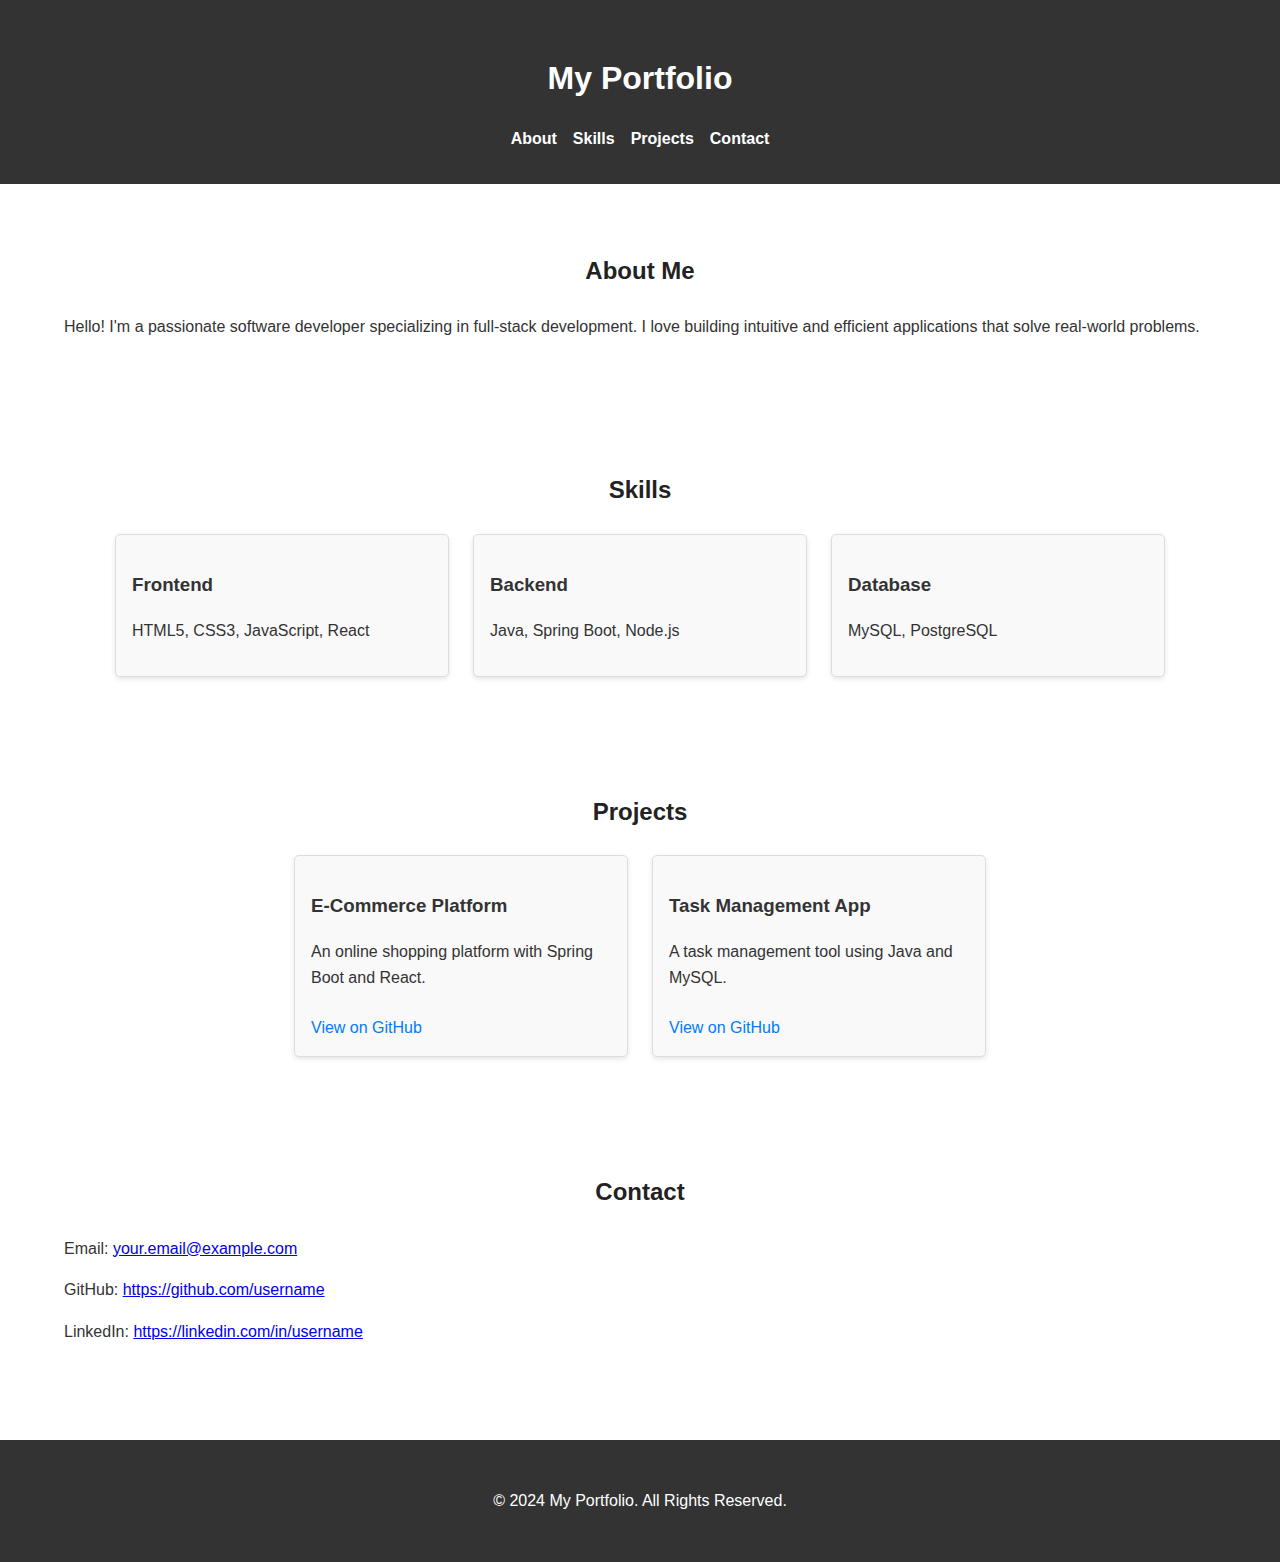
<file: WebContent/index.html>
<!DOCTYPE html>
<html lang="en">
<head>
    <meta charset="UTF-8">
    <meta name="viewport" content="width=device-width, initial-scale=1.0">
    <title>My Portfolio</title>
    <link rel="stylesheet" href="css/style.css">
</head>
<body>
    <!-- 헤더 -->
    <header>
        <div class="container">
            <h1>My Portfolio</h1>
            <nav>
                <ul>
                    <li><a href="#about">About</a></li>
                    <li><a href="#skills">Skills</a></li>
                    <li><a href="#projects">Projects</a></li>
                    <li><a href="#contact">Contact</a></li>
                </ul>
            </nav>
        </div>
    </header>

    <!-- 소개 섹션 -->
    <main>
        <section id="about">
            <div class="container">
                <h2>About Me</h2>
                <p>Hello! I'm a passionate software developer specializing in full-stack development. I love building intuitive and efficient applications that solve real-world problems.</p>
            </div>
        </section>

        <!-- 기술 스택 -->
        <section id="skills">
            <div class="container">
                <h2>Skills</h2>
                <div class="skill-list">
                    <article>
                        <h3>Frontend</h3>
                        <p>HTML5, CSS3, JavaScript, React</p>
                    </article>
                    <article>
                        <h3>Backend</h3>
                        <p>Java, Spring Boot, Node.js</p>
                    </article>
                    <article>
                        <h3>Database</h3>
                        <p>MySQL, PostgreSQL</p>
                    </article>
                </div>
            </div>
        </section>

        <!-- 프로젝트 -->
        <section id="projects">
            <div class="container">
                <h2>Projects</h2>
                <div class="project-list">
                    <article>
                        <h3>E-Commerce Platform</h3>
                        <p>An online shopping platform with Spring Boot and React.</p>
                        <a href="https://github.com/username/ecommerce" target="_blank">View on GitHub</a>
                    </article>
                    <article>
                        <h3>Task Management App</h3>
                        <p>A task management tool using Java and MySQL.</p>
                        <a href="https://github.com/username/taskmanager" target="_blank">View on GitHub</a>
                    </article>
                </div>
            </div>
        </section>

        <!-- 연락처 -->
        <section id="contact">
            <div class="container">
                <h2>Contact</h2>
                <p>Email: <a href="mailto:your.email@example.com">your.email@example.com</a></p>
                <p>GitHub: <a href="https://github.com/username" target="_blank">https://github.com/username</a></p>
                <p>LinkedIn: <a href="https://linkedin.com/in/username" target="_blank">https://linkedin.com/in/username</a></p>
            </div>
        </section>
    </main>

    <!-- 푸터 -->
    <footer>
        <div class="container">
            <p>&copy; 2024 My Portfolio. All Rights Reserved.</p>
        </div>
    </footer>
</body>
</html>
</file>
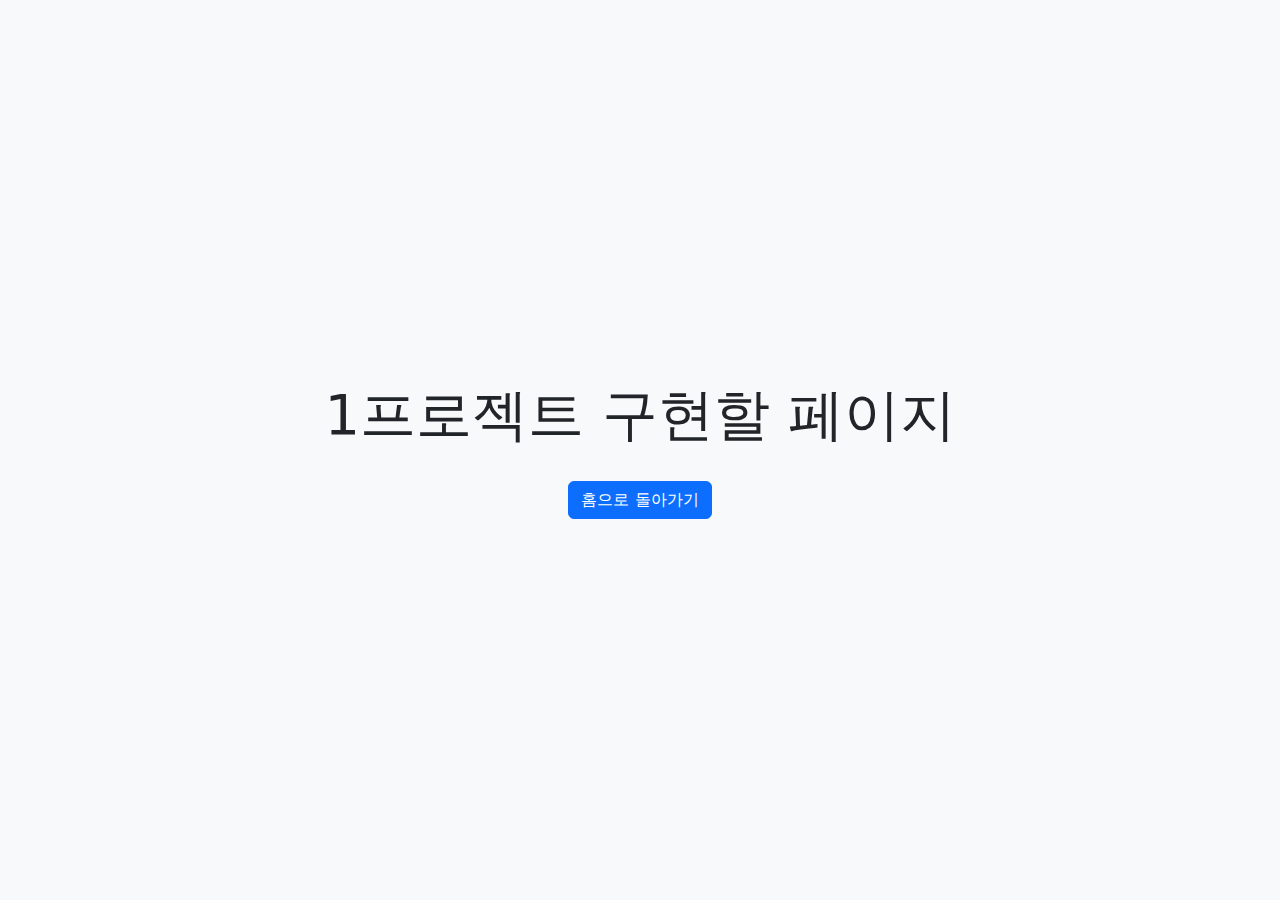
<file: docs/project1.html>
<!DOCTYPE html>
<html lang="ko">
<head>
  <meta charset="UTF-8">
  <title>Project 1 구현</title>
  <link href="https://cdn.jsdelivr.net/npm/bootstrap@5.3.0/dist/css/bootstrap.min.css" rel="stylesheet">
</head>
<body class="d-flex justify-content-center align-items-center vh-100 bg-light">
  <div class="text-center">
    <h1 class="display-4">1프로젝트 구현할 페이지</h1>
    <a href="index.html" class="btn btn-primary mt-4">홈으로 돌아가기</a>
  </div>
</body>
</html>
</file>
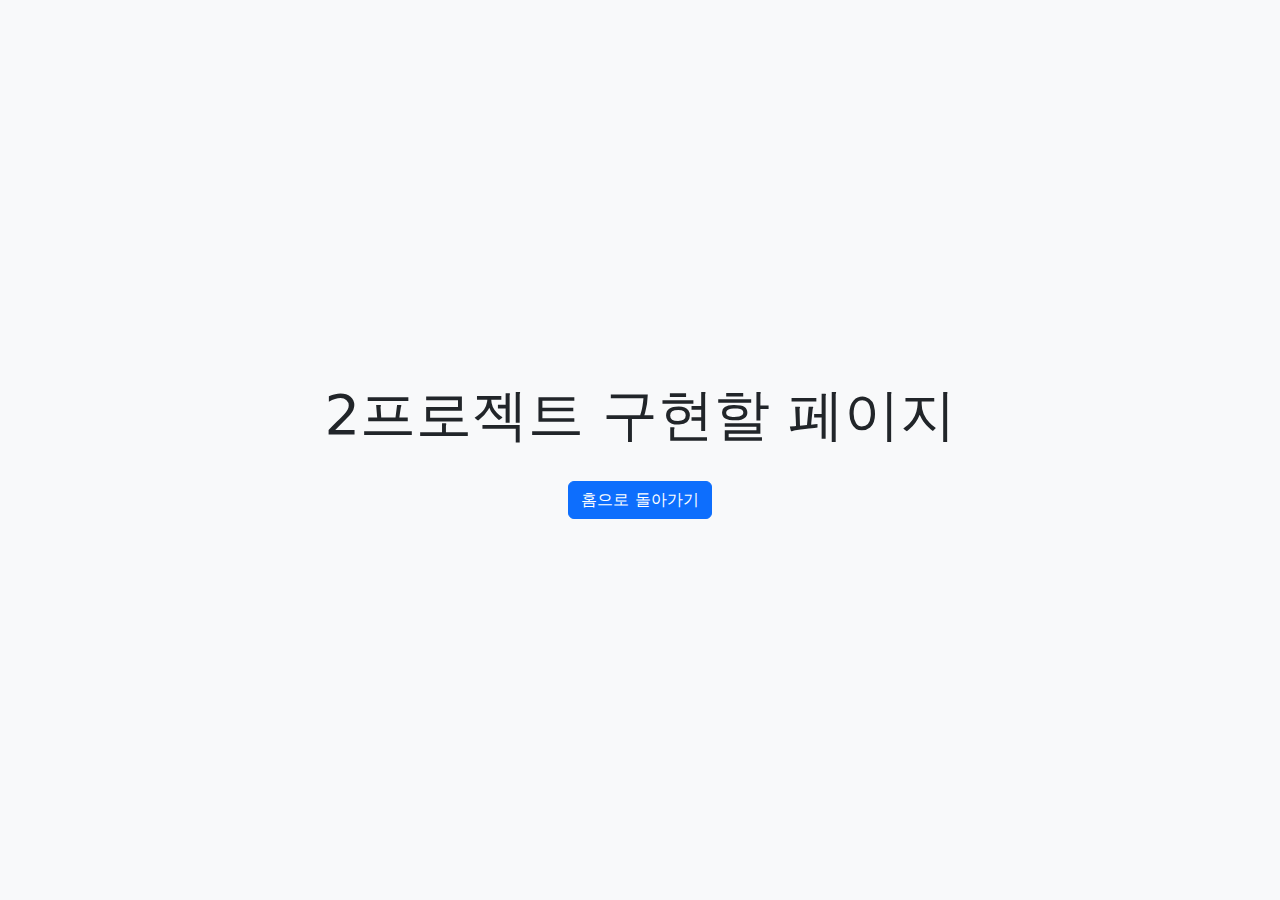
<file: docs/project2.html>
<!DOCTYPE html>
<html lang="ko">
<head>
  <meta charset="UTF-8">
  <title>Project 2 구현</title>
  <link href="https://cdn.jsdelivr.net/npm/bootstrap@5.3.0/dist/css/bootstrap.min.css" rel="stylesheet">
</head>
<body class="d-flex justify-content-center align-items-center vh-100 bg-light">
  <div class="text-center">
    <h1 class="display-4">2프로젝트 구현할 페이지</h1>
    <a href="index.html" class="btn btn-primary mt-4">홈으로 돌아가기</a>
  </div>
</body>
</html>
</file>
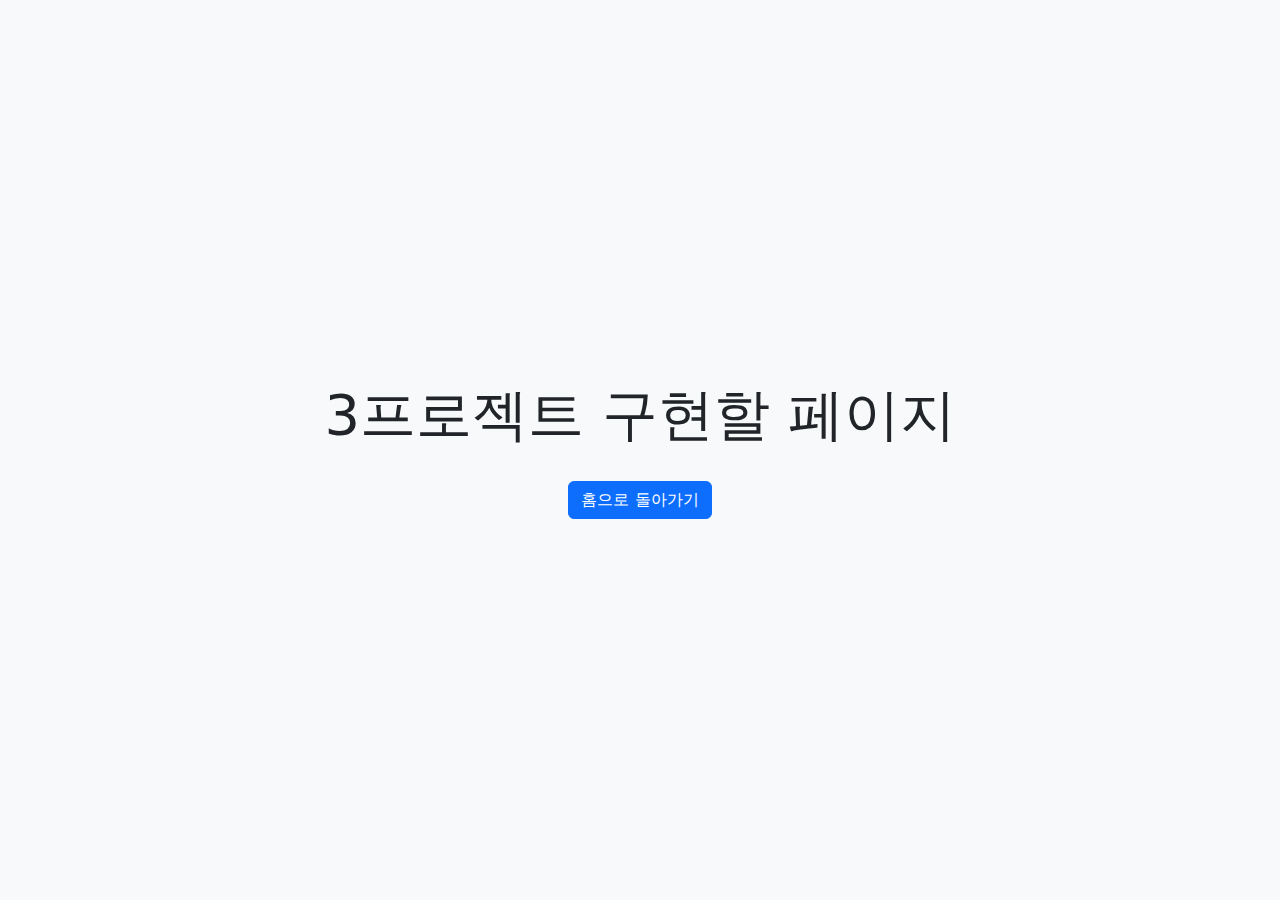
<file: docs/project3.html>
<!DOCTYPE html>
<html lang="ko">
<head>
  <meta charset="UTF-8">
  <title>Project 3 구현</title>
  <link href="https://cdn.jsdelivr.net/npm/bootstrap@5.3.0/dist/css/bootstrap.min.css" rel="stylesheet">
</head>
<body class="d-flex justify-content-center align-items-center vh-100 bg-light">
  <div class="text-center">
    <h1 class="display-4">3프로젝트 구현할 페이지</h1>
    <a href="index.html" class="btn btn-primary mt-4">홈으로 돌아가기</a>
  </div>
</body>
</html>
</file>
<file: WebContent/css/style.css>
/* 기본 스타일 */
body {
    font-family: Arial, sans-serif;
    margin: 0;
    padding: 0;
    line-height: 1.6;
    color: #333;
}

.container {
    width: 90%;
    max-width: 1200px;
    margin: 0 auto;
    padding: 1rem;
}

/* 헤더 스타일 */
header {
    background: #333;
    color: white;
    padding: 1rem 0;
    text-align: center;
}

header nav ul {
    list-style: none;
    margin: 0;
    padding: 0;
    display: flex;
    justify-content: center;
    gap: 1rem;
}

header nav ul li a {
    color: white;
    text-decoration: none;
    font-weight: bold;
}

/* 섹션 스타일 */
section {
    padding: 2rem 0;
}

section h2 {
    text-align: center;
    margin-bottom: 1.5rem;
    color: #222;
}

.skill-list,
.project-list {
    display: flex;
    flex-wrap: wrap;
    gap: 1.5rem;
    justify-content: center;
}

.skill-list article,
.project-list article {
    background: #f9f9f9;
    padding: 1rem;
    border: 1px solid #ddd;
    border-radius: 5px;
    width: 300px;
    box-shadow: 0 2px 5px rgba(0, 0, 0, 0.1);
}

.project-list article a {
    display: inline-block;
    margin-top: 0.5rem;
    color: #007BFF;
    text-decoration: none;
}

/* 푸터 스타일 */
footer {
    background: #333;
    color: white;
    text-align: center;
    padding: 1rem 0;
    margin-top: 2rem;
}
</file>
